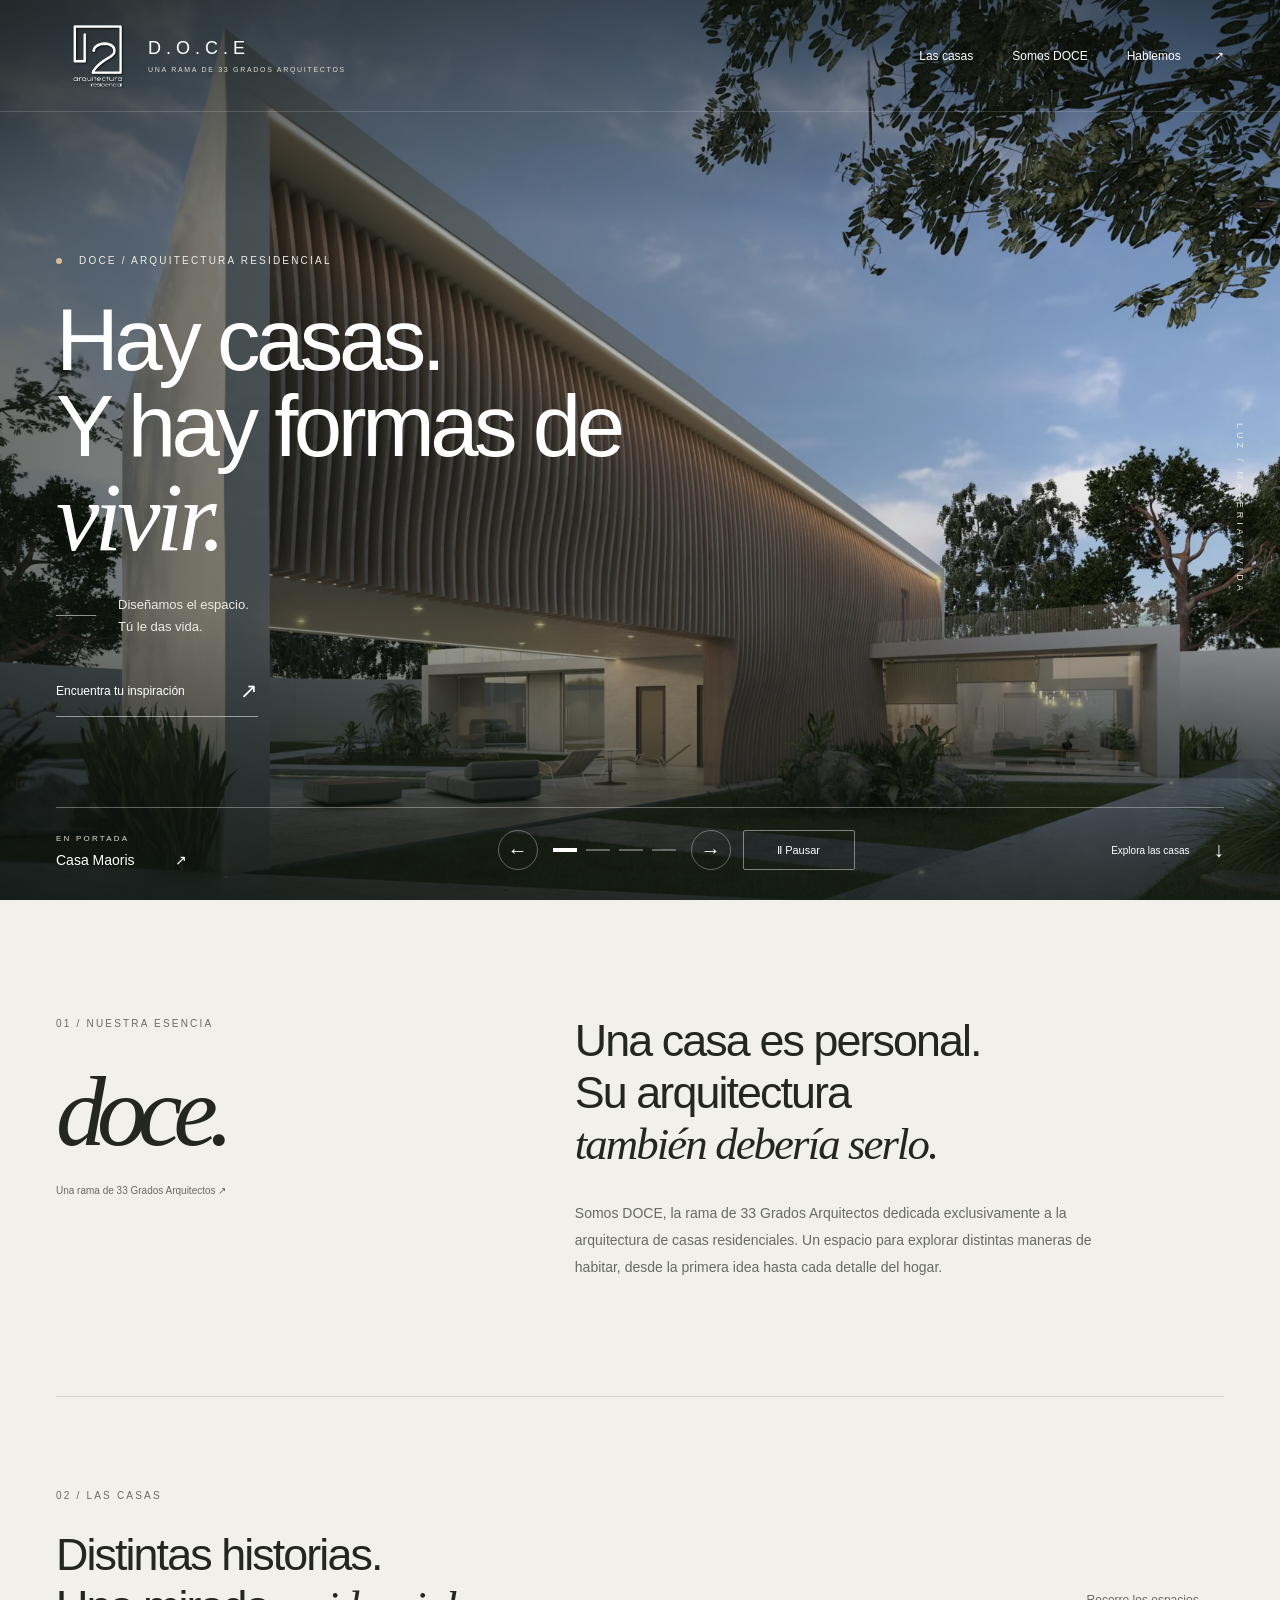
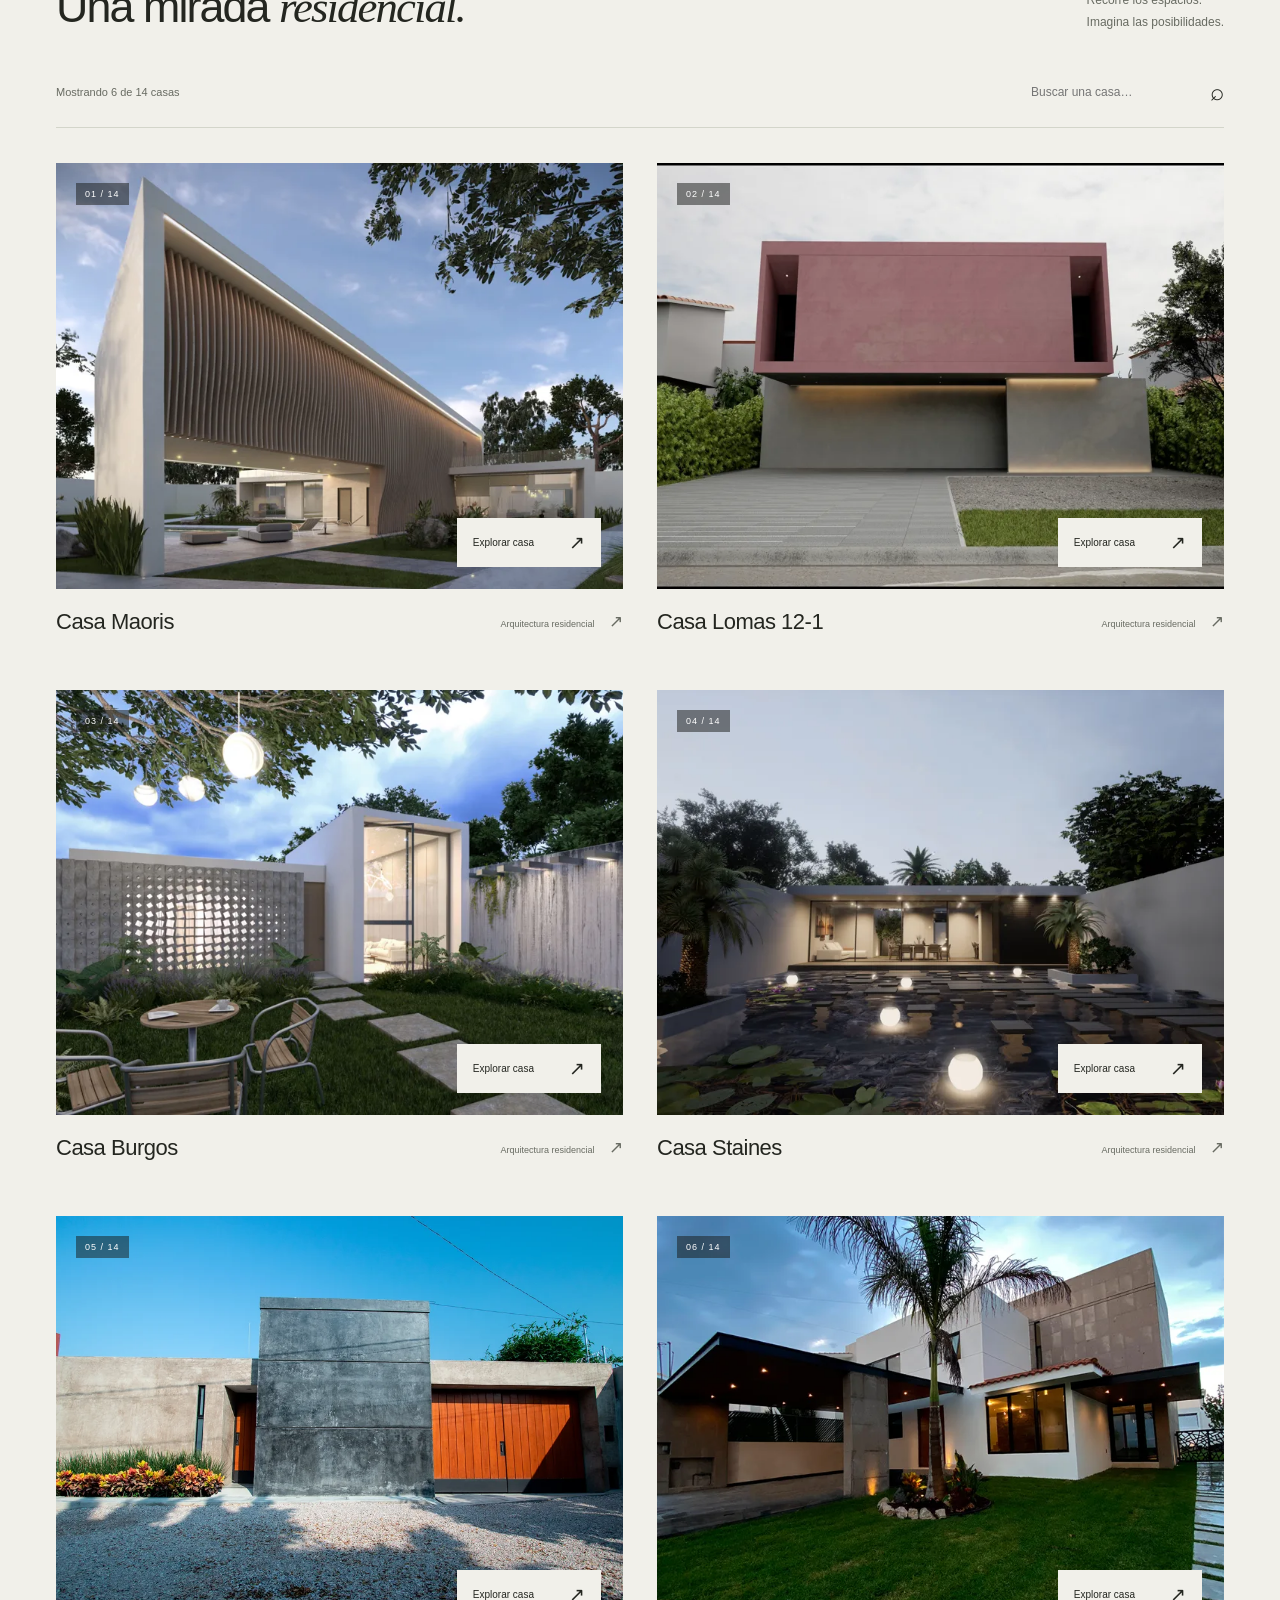
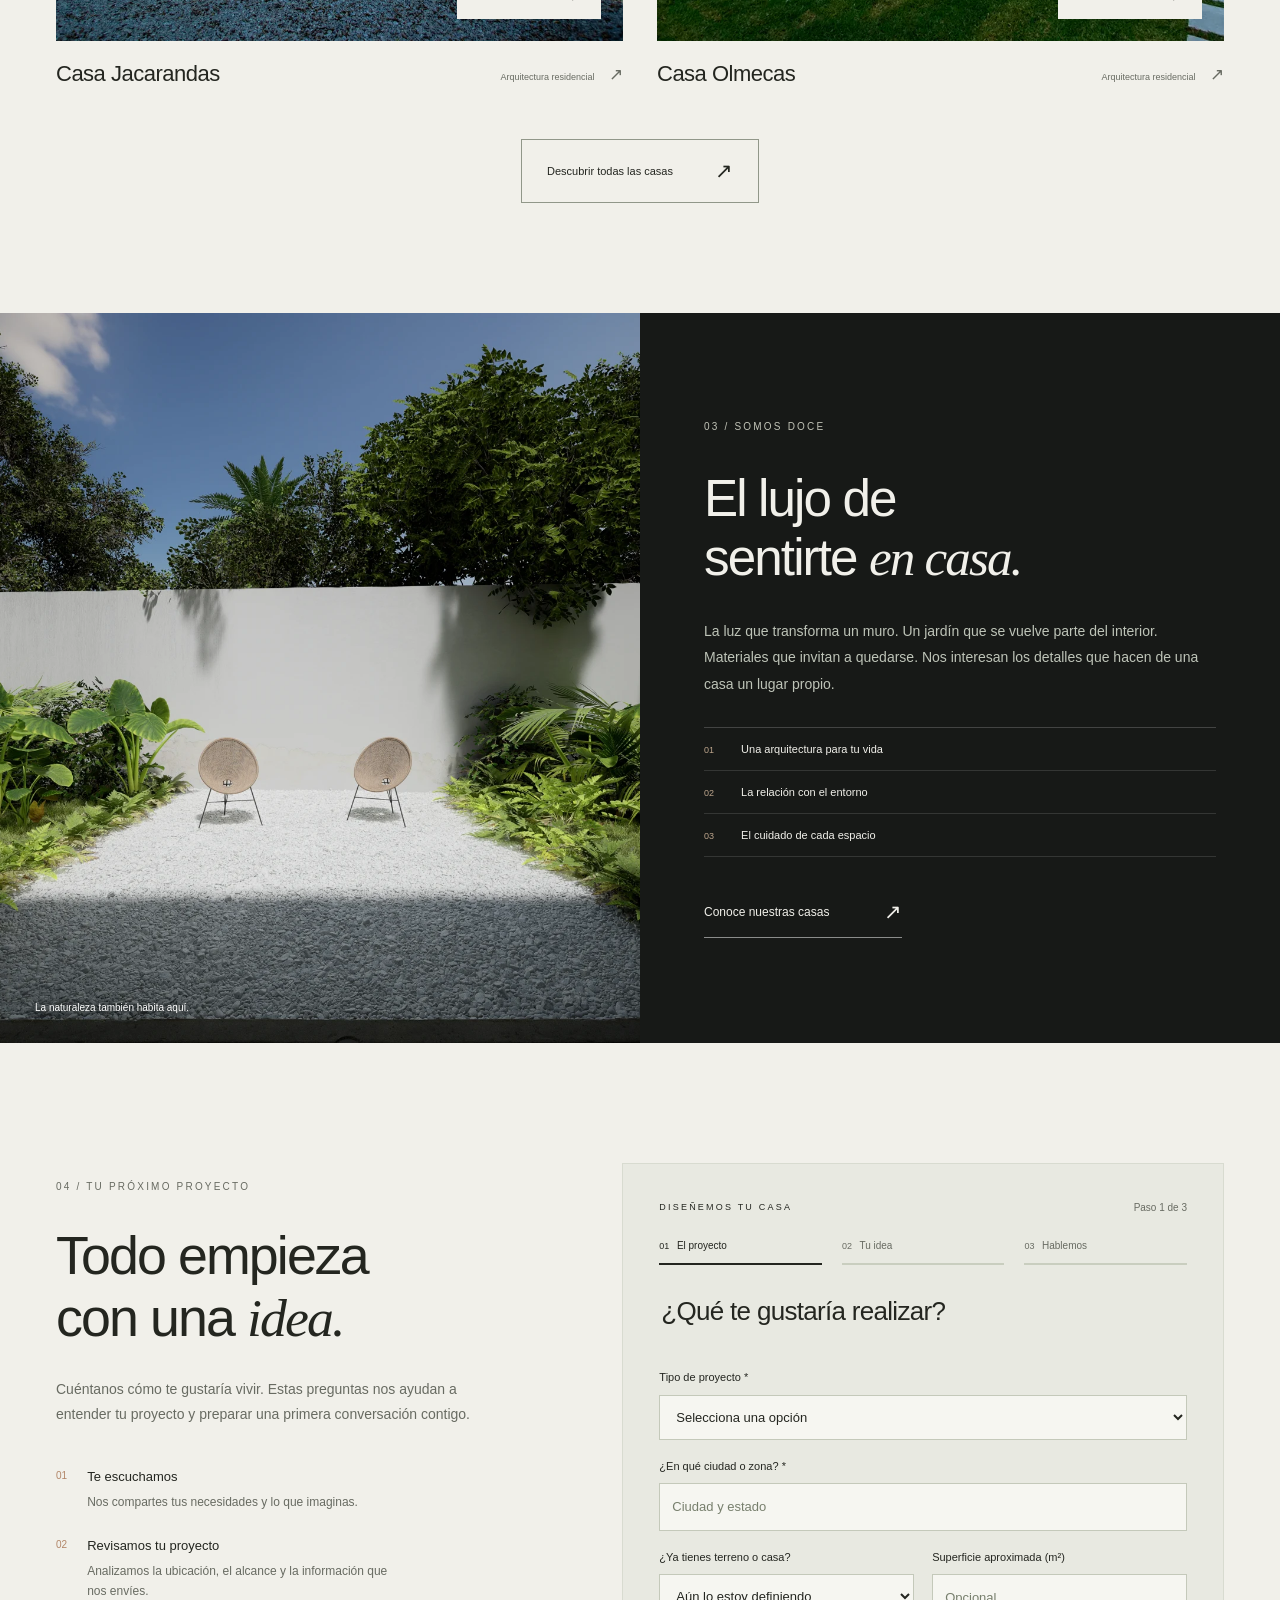
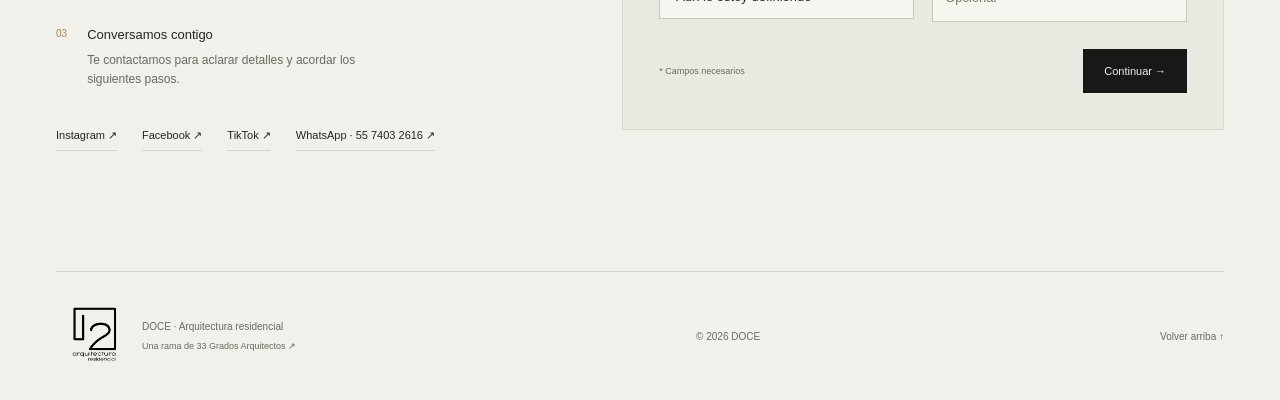
<file: index.html>
<!DOCTYPE html>
<html lang="es">
<head>
  <meta charset="UTF-8">
  <meta name="viewport" content="width=device-width, initial-scale=1.0">
  <meta name="description" content="DOCE, la rama de 33 Grados Arquitectos especializada en casas residenciales. Descubre nuestra arquitectura, interiores y espacios para vivir.">
  <meta name="theme-color" content="#171917">
  <title>DOCE — Arquitectura residencial · Una rama de 33 Grados Arquitectos</title>
  <link rel="icon" href="logos/LOGO-12-GRIS.png" type="image/png">
  <link rel="stylesheet" href="estilos.css">
  <link rel="stylesheet" href="mejoras.css?v=20261008">
  <script src="proyectos.js" defer></script>
  <script src="script.js" defer></script>
  <script src="configuracion.js" defer></script>
  <script src="formulario.js?v=20261008" defer></script>
</head>
<body>
  <a class="saltar" href="#contenido">Saltar al contenido</a>
  <!-- IDENTIDAD: se utilizan tus logos originales, sin modificarlos. -->
  <header class="cabecera" id="cabecera">
    <a class="marca" href="#inicio" aria-label="DOCE, inicio">
      <img src="logos/LOGO-12-BLANCO.png" alt="DOCE arquitectura residencial" width="283" height="290">
      <span class="marca-nombre">D.O.C.E<span>UNA RAMA DE 33 GRADOS ARQUITECTOS</span></span>
    </a>
    <button class="menu-boton" id="menu-boton" type="button" aria-expanded="false" aria-controls="menu">Menú <span aria-hidden="true">☰</span></button>
    <nav id="menu" aria-label="Navegación principal">
      <a href="#proyectos">Las casas</a><a href="#estudio">Somos DOCE</a>
      <a class="nav-contacto" href="#contacto">Hablemos <span aria-hidden="true">↗</span></a>
    </nav>
  </header>
  <main id="contenido">
    <!-- PORTADA: fundido entre casas. Cambia la selección en script.js. -->
    <section class="portada" id="inicio" aria-labelledby="titulo" aria-roledescription="carrusel">
      <div class="portada-fondos" aria-hidden="true">
        <div class="portada-slide activa"><img src="imagenes/casa-maoris-01.webp" alt="" fetchpriority="high" width="2200" height="1467"></div>
        <div class="portada-slide"><img src="imagenes/casa-lomas-12-1-01.webp" alt="" loading="lazy" width="2200" height="1467"></div>
        <div class="portada-slide"><img src="imagenes/casa-staines-01.webp" alt="" loading="lazy" width="2200" height="1467"></div>
        <div class="portada-slide"><img src="imagenes/casa-burgos-01.webp" alt="" loading="lazy" width="2200" height="1467"></div>
      </div>
      <div class="portada-sombra"></div>
      <div class="portada-contenido">
        <p class="micro"><span class="punto"></span> DOCE / Arquitectura residencial</p>
        <h1 id="titulo">Hay casas.<br>Y hay formas de<br><em>vivir.</em></h1>
        <div class="portada-descripcion"><span class="linea"></span><p>Diseñamos el espacio.<br>Tú le das vida.</p></div>
        <a class="enlace-claro" href="#proyectos">Encuentra tu inspiración <span aria-hidden="true">↗</span></a>
      </div>
      <div class="portada-lateral" aria-hidden="true">LUZ / MATERIA / VIDA</div>
      <div class="portada-pie">
        <div class="portada-proyecto"><span class="micro">En portada</span><a id="portada-proyecto" href="#proyecto=casa-maoris" data-proyecto="casa-maoris">Casa Maoris <span aria-hidden="true">↗</span></a></div>
        <div class="carrusel-controles" role="group" aria-label="Controles de las imágenes de portada">
          <button id="portada-anterior" type="button" aria-label="Casa anterior en portada">←</button>
          <div class="indicadores" role="group" aria-label="Elegir casa de portada">
            <button type="button" data-slide="0" class="activo" aria-label="Mostrar Casa Maoris" aria-pressed="true"><span></span></button>
            <button type="button" data-slide="1" aria-label="Mostrar Casa Lomas 12-1" aria-pressed="false"><span></span></button>
            <button type="button" data-slide="2" aria-label="Mostrar Casa Staines" aria-pressed="false"><span></span></button>
            <button type="button" data-slide="3" aria-label="Mostrar Casa Burgos" aria-pressed="false"><span></span></button>
          </div>
          <button id="portada-siguiente" type="button" aria-label="Siguiente casa en portada">→</button>
          <button id="portada-pausa" type="button" aria-label="Pausar transiciones automáticas" aria-pressed="false">Ⅱ Pausar</button>
        </div>
        <a class="bajar" href="#proyectos">Explora las casas <span aria-hidden="true">↓</span></a>
      </div>
    </section>
    <section class="introduccion contenedor" id="mirada" aria-labelledby="mirada-titulo">
      <div class="revelar"><p class="micro">01 / Nuestra esencia</p><span class="palabra-doce" aria-hidden="true">doce.</span><a class="vinculo-grados" href="https://33g.com.mx/trabajos.html" target="_blank" rel="noopener noreferrer">Una rama de 33 Grados Arquitectos ↗</a></div>
      <div class="revelar"><h2 id="mirada-titulo">Una casa es personal.<br>Su arquitectura<br><em>también debería serlo.</em></h2><p>Somos DOCE, la rama de 33 Grados Arquitectos dedicada exclusivamente a la arquitectura de casas residenciales. Un espacio para explorar distintas maneras de habitar, desde la primera idea hasta cada detalle del hogar.</p></div>
    </section>
    <section class="trabajos contenedor" id="proyectos" aria-labelledby="proyectos-titulo">
      <div class="seccion-cabecera revelar"><div><p class="micro">02 / Las casas</p><h2 id="proyectos-titulo">Distintas historias.<br>Una mirada <em>residencial.</em></h2></div><p>Recorre los espacios.<br>Imagina las posibilidades.</p></div>
      <div class="barra-proyectos"><span class="contador" aria-live="polite">Mostrando 6 de 14 casas</span><label class="busqueda"><span class="sr-only">Buscar casa por nombre</span><input id="buscar-casa" type="search" placeholder="Buscar una casa…" autocomplete="off"><span aria-hidden="true">⌕</span></label></div>
      <div class="proyectos-grid">
        <article class="proyecto revelar" data-nombre="Casa Maoris">
          <a class="proyecto-abrir" href="#proyecto=casa-maoris" data-proyecto="casa-maoris" aria-label="Explorar Casa Maoris">
            <div class="proyecto-imagen">
              <img src="imagenes/casa-maoris-portada.webp" alt="Casa Maoris" loading="lazy" width="1000" height="750">
              <span class="proyecto-ver">Explorar casa <span aria-hidden="true">↗</span></span>
              <span class="proyecto-numero">01 / 14</span>
            </div>
            <div class="proyecto-pie"><h3>Casa Maoris</h3><span>Arquitectura residencial <span aria-hidden="true">↗</span></span></div>
          </a>
        </article>
        <article class="proyecto revelar" data-nombre="Casa Lomas 12-1">
          <a class="proyecto-abrir" href="#proyecto=casa-lomas-12-1" data-proyecto="casa-lomas-12-1" aria-label="Explorar Casa Lomas 12-1">
            <div class="proyecto-imagen">
              <img src="imagenes/casa-lomas-12-1-portada.webp" alt="Casa Lomas 12-1" loading="lazy" width="1000" height="750">
              <span class="proyecto-ver">Explorar casa <span aria-hidden="true">↗</span></span>
              <span class="proyecto-numero">02 / 14</span>
            </div>
            <div class="proyecto-pie"><h3>Casa Lomas 12-1</h3><span>Arquitectura residencial <span aria-hidden="true">↗</span></span></div>
          </a>
        </article>
        <article class="proyecto revelar" data-nombre="Casa Burgos">
          <a class="proyecto-abrir" href="#proyecto=casa-burgos" data-proyecto="casa-burgos" aria-label="Explorar Casa Burgos">
            <div class="proyecto-imagen">
              <img src="imagenes/casa-burgos-portada.webp" alt="Casa Burgos" loading="lazy" width="1000" height="750">
              <span class="proyecto-ver">Explorar casa <span aria-hidden="true">↗</span></span>
              <span class="proyecto-numero">03 / 14</span>
            </div>
            <div class="proyecto-pie"><h3>Casa Burgos</h3><span>Arquitectura residencial <span aria-hidden="true">↗</span></span></div>
          </a>
        </article>
        <article class="proyecto revelar" data-nombre="Casa Staines">
          <a class="proyecto-abrir" href="#proyecto=casa-staines" data-proyecto="casa-staines" aria-label="Explorar Casa Staines">
            <div class="proyecto-imagen">
              <img src="imagenes/casa-staines-portada.webp" alt="Casa Staines" loading="lazy" width="1000" height="750">
              <span class="proyecto-ver">Explorar casa <span aria-hidden="true">↗</span></span>
              <span class="proyecto-numero">04 / 14</span>
            </div>
            <div class="proyecto-pie"><h3>Casa Staines</h3><span>Arquitectura residencial <span aria-hidden="true">↗</span></span></div>
          </a>
        </article>
        <article class="proyecto revelar" data-nombre="Casa Jacarandas">
          <a class="proyecto-abrir" href="#proyecto=casa-jacarandas" data-proyecto="casa-jacarandas" aria-label="Explorar Casa Jacarandas">
            <div class="proyecto-imagen">
              <img src="imagenes/casa-jacarandas-portada.webp" alt="Casa Jacarandas" loading="lazy" width="1000" height="750">
              <span class="proyecto-ver">Explorar casa <span aria-hidden="true">↗</span></span>
              <span class="proyecto-numero">05 / 14</span>
            </div>
            <div class="proyecto-pie"><h3>Casa Jacarandas</h3><span>Arquitectura residencial <span aria-hidden="true">↗</span></span></div>
          </a>
        </article>
        <article class="proyecto revelar" data-nombre="Casa Olmecas">
          <a class="proyecto-abrir" href="#proyecto=casa-olmecas" data-proyecto="casa-olmecas" aria-label="Explorar Casa Olmecas">
            <div class="proyecto-imagen">
              <img src="imagenes/casa-olmecas-portada.webp" alt="Casa Olmecas" loading="lazy" width="1000" height="750">
              <span class="proyecto-ver">Explorar casa <span aria-hidden="true">↗</span></span>
              <span class="proyecto-numero">06 / 14</span>
            </div>
            <div class="proyecto-pie"><h3>Casa Olmecas</h3><span>Arquitectura residencial <span aria-hidden="true">↗</span></span></div>
          </a>
        </article>
        <article class="proyecto revelar" data-nombre="Casa Lomas 12-3" hidden>
          <a class="proyecto-abrir" href="#proyecto=casa-lomas-12-3" data-proyecto="casa-lomas-12-3" aria-label="Explorar Casa Lomas 12-3">
            <div class="proyecto-imagen">
              <img src="imagenes/casa-lomas-12-3-portada.webp" alt="Casa Lomas 12-3" loading="lazy" width="1000" height="750">
              <span class="proyecto-ver">Explorar casa <span aria-hidden="true">↗</span></span>
              <span class="proyecto-numero">07 / 14</span>
            </div>
            <div class="proyecto-pie"><h3>Casa Lomas 12-3</h3><span>Arquitectura residencial <span aria-hidden="true">↗</span></span></div>
          </a>
        </article>
        <article class="proyecto revelar" data-nombre="Casa Nacozari" hidden>
          <a class="proyecto-abrir" href="#proyecto=casa-nacozari" data-proyecto="casa-nacozari" aria-label="Explorar Casa Nacozari">
            <div class="proyecto-imagen">
              <img src="imagenes/casa-nacozari-portada.webp" alt="Casa Nacozari" loading="lazy" width="1000" height="750">
              <span class="proyecto-ver">Explorar casa <span aria-hidden="true">↗</span></span>
              <span class="proyecto-numero">08 / 14</span>
            </div>
            <div class="proyecto-pie"><h3>Casa Nacozari</h3><span>Arquitectura residencial <span aria-hidden="true">↗</span></span></div>
          </a>
        </article>
        <article class="proyecto revelar" data-nombre="Casa Olintepec" hidden>
          <a class="proyecto-abrir" href="#proyecto=casa-olintepec" data-proyecto="casa-olintepec" aria-label="Explorar Casa Olintepec">
            <div class="proyecto-imagen">
              <img src="imagenes/casa-olintepec-portada.webp" alt="Casa Olintepec" loading="lazy" width="1000" height="750">
              <span class="proyecto-ver">Explorar casa <span aria-hidden="true">↗</span></span>
              <span class="proyecto-numero">09 / 14</span>
            </div>
            <div class="proyecto-pie"><h3>Casa Olintepec</h3><span>Arquitectura residencial <span aria-hidden="true">↗</span></span></div>
          </a>
        </article>
        <article class="proyecto revelar" data-nombre="Casa Cobá" hidden>
          <a class="proyecto-abrir" href="#proyecto=casa-coba" data-proyecto="casa-coba" aria-label="Explorar Casa Cobá">
            <div class="proyecto-imagen">
              <img src="imagenes/casa-coba-portada.webp" alt="Casa Cobá" loading="lazy" width="1000" height="750">
              <span class="proyecto-ver">Explorar casa <span aria-hidden="true">↗</span></span>
              <span class="proyecto-numero">10 / 14</span>
            </div>
            <div class="proyecto-pie"><h3>Casa Cobá</h3><span>Arquitectura residencial <span aria-hidden="true">↗</span></span></div>
          </a>
        </article>
        <article class="proyecto revelar" data-nombre="Casa Serena" hidden>
          <a class="proyecto-abrir" href="#proyecto=casa-serena" data-proyecto="casa-serena" aria-label="Explorar Casa Serena">
            <div class="proyecto-imagen">
              <img src="imagenes/casa-serena-portada.webp" alt="Casa Serena" loading="lazy" width="1000" height="750">
              <span class="proyecto-ver">Explorar casa <span aria-hidden="true">↗</span></span>
              <span class="proyecto-numero">11 / 14</span>
            </div>
            <div class="proyecto-pie"><h3>Casa Serena</h3><span>Arquitectura residencial <span aria-hidden="true">↗</span></span></div>
          </a>
        </article>
        <article class="proyecto revelar" data-nombre="Casa Yeca" hidden>
          <a class="proyecto-abrir" href="#proyecto=casa-yeca" data-proyecto="casa-yeca" aria-label="Explorar Casa Yeca">
            <div class="proyecto-imagen">
              <img src="imagenes/casa-yeca-portada.webp" alt="Casa Yeca" loading="lazy" width="1000" height="750">
              <span class="proyecto-ver">Explorar casa <span aria-hidden="true">↗</span></span>
              <span class="proyecto-numero">12 / 14</span>
            </div>
            <div class="proyecto-pie"><h3>Casa Yeca</h3><span>Arquitectura residencial <span aria-hidden="true">↗</span></span></div>
          </a>
        </article>
        <article class="proyecto revelar" data-nombre="Casa Atlacomulco" hidden>
          <a class="proyecto-abrir" href="#proyecto=casa-atlacomulco" data-proyecto="casa-atlacomulco" aria-label="Explorar Casa Atlacomulco">
            <div class="proyecto-imagen">
              <img src="imagenes/casa-atlacomulco-portada.webp" alt="Casa Atlacomulco" loading="lazy" width="1000" height="750">
              <span class="proyecto-ver">Explorar casa <span aria-hidden="true">↗</span></span>
              <span class="proyecto-numero">13 / 14</span>
            </div>
            <div class="proyecto-pie"><h3>Casa Atlacomulco</h3><span>Arquitectura residencial <span aria-hidden="true">↗</span></span></div>
          </a>
        </article>
        <article class="proyecto revelar" data-nombre="Casas Claroscuro" hidden>
          <a class="proyecto-abrir" href="#proyecto=casas-claroscuro" data-proyecto="casas-claroscuro" aria-label="Explorar Casas Claroscuro">
            <div class="proyecto-imagen">
              <img src="imagenes/casas-claroscuro-portada.webp" alt="Casas Claroscuro" loading="lazy" width="1000" height="750">
              <span class="proyecto-ver">Explorar casa <span aria-hidden="true">↗</span></span>
              <span class="proyecto-numero">14 / 14</span>
            </div>
            <div class="proyecto-pie"><h3>Casas Claroscuro</h3><span>Arquitectura residencial <span aria-hidden="true">↗</span></span></div>
          </a>
        </article>
      </div>
      <p id="sin-resultados" hidden>No encontramos una casa con ese nombre. Prueba con otro nombre.</p>
      <div class="mas-proyectos"><button class="boton-linea" id="ver-mas" type="button">Descubrir todas las casas <span aria-hidden="true">↗</span></button></div>
      <noscript><p>Activa JavaScript para explorar todas las casas y abrir sus galerías.</p></noscript>
    </section>
    <section class="estudio" id="estudio" aria-labelledby="estudio-titulo">
      <div class="estudio-imagen"><img src="imagenes/casa-staines-02.webp" alt="Patio de Casa Staines, con vegetación y luz natural" loading="lazy" width="1800" height="1200"><span>La naturaleza también habita aquí.</span></div>
      <div class="estudio-texto revelar"><p class="micro">03 / Somos DOCE</p><h2 id="estudio-titulo">El lujo de<br>sentirte <em>en casa.</em></h2><p>La luz que transforma un muro. Un jardín que se vuelve parte del interior. Materiales que invitan a quedarse. Nos interesan los detalles que hacen de una casa un lugar propio.</p><div class="principios"><span><b>01</b> Una arquitectura para tu vida</span><span><b>02</b> La relación con el entorno</span><span><b>03</b> El cuidado de cada espacio</span></div><a class="enlace-claro" href="#proyectos">Conoce nuestras casas <span aria-hidden="true">↗</span></a></div>
    </section>
    <section class="contacto contenedor" id="contacto" aria-labelledby="contacto-titulo">
      <div class="contacto-intro revelar">
        <p class="micro">04 / Tu próximo proyecto</p>
        <h2 id="contacto-titulo">Todo empieza<br>con una <em>idea.</em></h2>
        <p>Cuéntanos cómo te gustaría vivir. Estas preguntas nos ayudan a entender tu proyecto y preparar una primera conversación contigo.</p>
        <ol class="proceso-contacto">
          <li><span>01</span><div><strong>Te escuchamos</strong><p>Nos compartes tus necesidades y lo que imaginas.</p></div></li>
          <li><span>02</span><div><strong>Revisamos tu proyecto</strong><p>Analizamos la ubicación, el alcance y la información que nos envíes.</p></div></li>
          <li><span>03</span><div><strong>Conversamos contigo</strong><p>Te contactamos para aclarar detalles y acordar los siguientes pasos.</p></div></li>
        </ol>
        <div class="redes-compactas"><a href="https://www.instagram.com/_d.o.c.e_/" target="_blank" rel="noopener noreferrer">Instagram ↗</a><a href="https://www.facebook.com/people/Doce/100071680596299/" target="_blank" rel="noopener noreferrer">Facebook ↗</a><a href="https://www.tiktok.com/@arquitecturaresid" target="_blank" rel="noopener noreferrer">TikTok ↗</a><a class="enlace-whatsapp" href="https://wa.me/5215574032616" target="_blank" rel="noopener noreferrer">WhatsApp · 55 7403 2616 ↗</a></div>
      </div>
      <div class="formulario-panel revelar">
        <div class="formulario-encabezado"><span class="micro">Diseñemos tu casa</span><span id="paso-contador" aria-live="polite">Paso 1 de 3</span></div>
        <ol class="pasos-formulario" aria-label="Pasos de la consulta"><li class="actual" aria-current="step">El proyecto</li><li>Tu idea</li><li>Hablemos</li></ol>
        <form id="consulta-proyecto" method="post" novalidate>
          <fieldset class="paso-formulario" data-paso="0">
            <legend>¿Qué te gustaría realizar?</legend>
            <label for="tipo-proyecto">Tipo de proyecto <span aria-hidden="true">*</span></label>
            <select id="tipo-proyecto" name="Proyecto" required><option value="">Selecciona una opción</option><option>Diseñar y construir una casa</option><option>Diseñar mi casa — proyecto arquitectónico</option><option>Remodelar o ampliar mi casa</option><option>Diseño de interiores residenciales</option><option>Quiero orientación para empezar</option></select>
            <label for="ubicacion">¿En qué ciudad o zona? <span aria-hidden="true">*</span></label>
            <input id="ubicacion" name="Ubicacion" autocomplete="address-level2" placeholder="Ciudad y estado" maxlength="150" required>
            <div class="campos-dobles"><div><label for="terreno">¿Ya tienes terreno o casa?</label><select id="terreno" name="Terreno"><option>Sí</option><option>No</option><option selected>Aún lo estoy definiendo</option></select></div><div><label for="superficie">Superficie aproximada (m²)</label><input id="superficie" name="Superficie_m2" type="number" min="1" max="100000" inputmode="decimal" step="any" placeholder="Opcional"></div></div>
          </fieldset>
          <fieldset class="paso-formulario" data-paso="1" hidden>
            <legend>Imaginemos tu espacio.</legend>
            <div class="campos-dobles"><div><label for="recamaras">Recámaras que imaginas</label><select id="recamaras" name="Recamaras"><option>Por definir</option><option>1 a 2</option><option>3</option><option>4</option><option>5 o más</option></select></div><div><label for="cuando">¿Cuándo quieres empezar?</label><select id="cuando" name="Inicio"><option>Estoy explorando opciones</option><option>Lo antes posible</option><option>En 3 a 6 meses</option><option>En 6 a 12 meses</option><option>Más adelante</option></select></div></div>
            <label for="presupuesto-rango">Inversión aproximada en pesos mexicanos (opcional)</label>
            <select id="presupuesto-rango" name="Rango_de_inversion" aria-controls="monto-personalizado">
              <option value="Aún lo estoy definiendo">Aún lo estoy definiendo</option>
              <option>Hasta $ 500,000.00</option>
              <option>Más de $ 500,000.00 a $ 1,000,000.00</option>
              <option>Más de $ 1,000,000.00 a $ 3,000,000.00</option>
              <option>Más de $ 3,000,000.00 a $ 5,000,000.00</option>
              <option>Más de $ 5,000,000.00 a $ 10,000,000.00</option>
              <option>Más de $ 10,000,000.00</option>
              <option value="Monto personalizado">Quiero indicar un monto</option>
            </select>
            <div id="monto-personalizado" hidden><label for="presupuesto">Tu monto en pesos mexicanos <span aria-hidden="true">*</span></label><input id="presupuesto" name="Inversion" type="text" inputmode="decimal" maxlength="30" placeholder="$ 1,000,000.00" aria-describedby="ayuda-presupuesto" disabled><p id="ayuda-presupuesto" class="ayuda-campo">Escribe el monto; al salir del campo lo verás con separadores y dos decimales.</p></div>
            <input type="hidden" name="Moneda" value="MXN — pesos mexicanos">
            <label for="casa-referencia">¿Alguna de nuestras casas te inspira?</label><select id="casa-referencia" name="Casa_de_referencia"><option value="">Todavía no tengo una favorita</option></select>
            <label for="mensaje-proyecto">¿Qué es importante para ti? <span aria-hidden="true">*</span></label><textarea id="mensaje-proyecto" name="Mensaje" rows="4" maxlength="3000" minlength="10" placeholder="Cómo quieres vivir, los espacios que necesitas y lo que te gustaría lograr…" required></textarea>
          </fieldset>
          <fieldset class="paso-formulario" data-paso="2" hidden>
            <legend>¿Cómo te contactamos?</legend>
            <label for="nombre-cliente">Tu nombre <span aria-hidden="true">*</span></label><input id="nombre-cliente" name="name" autocomplete="name" maxlength="100" required>
            <label for="email-cliente">Tu correo electrónico <span aria-hidden="true">*</span></label><input id="email-cliente" name="email" type="email" autocomplete="email" maxlength="200" placeholder="Para responder a tu solicitud" required>
            <label for="telefono-cliente">Teléfono / WhatsApp (opcional)</label><input id="telefono-cliente" name="Telefono" type="tel" autocomplete="tel" maxlength="40">
            <div id="resumen-consulta" class="resumen-consulta"></div>
            <label class="consentimiento"><input id="consentimiento" name="Consentimiento" type="checkbox" value="Autorizo el contacto sobre mi proyecto" required><span>Autorizo a DOCE a utilizar mis datos para responder a esta solicitud y conversar sobre mi proyecto.</span></label>
            <p class="nota-datos">El envío se procesa mediante FormSubmit y se dirige al equipo de DOCE para atender tu consulta.</p>
          </fieldset>
          <div class="campo-trampa" aria-hidden="true"><label for="sitio-web">Dejar vacío</label><input id="sitio-web" name="_honey" tabindex="-1" autocomplete="off"></div>
          <p id="formulario-estado" class="formulario-estado" role="status" aria-live="polite"></p>
          <div class="acciones-formulario"><button type="button" id="paso-anterior" class="formulario-atras" hidden>← Anterior</button><span class="campos-requeridos">* Campos necesarios</span><button type="button" id="paso-siguiente" class="formulario-enviar">Continuar →</button><button type="submit" id="enviar-consulta" class="formulario-enviar" hidden>Enviar mi solicitud ↗</button></div>
        </form>
        <div id="consulta-enviada" class="consulta-enviada" tabindex="-1" hidden><span class="micro">El primer paso está dado</span><h3>Gracias por<br>compartir tu <em>idea.</em></h3><p>Tu solicitud fue enviada. El equipo de DOCE revisará la información y te contactará para conocer mejor tus necesidades y acordar los siguientes pasos.</p><button type="button" id="nueva-consulta" class="boton-linea">Enviar otra consulta ↗</button></div>
        <noscript><p>Activa JavaScript para completar tu consulta o escríbenos a través de Instagram.</p></noscript>
      </div>
    </section>
  </main>
  <footer class="pie contenedor"><div class="pie-identidad"><img src="logos/LOGO-12-NEGRO.png" alt="DOCE arquitectura residencial" width="283" height="290"><span>DOCE · Arquitectura residencial<br><a href="https://33g.com.mx/trabajos.html" target="_blank" rel="noopener noreferrer">Una rama de 33 Grados Arquitectos ↗</a></span></div><span>© <span id="anio">2026</span> DOCE</span><a href="#inicio">Volver arriba ↑</a></footer>
  <!-- GALERÍA: navegación con botones, teclado o deslizamiento táctil. -->
  <dialog id="galeria" aria-labelledby="galeria-titulo">
    <div class="galeria-contenido" id="galeria-contenido">
    <div class="galeria-cabecera"><div><span class="micro">DOCE / Arquitectura residencial</span><h2 id="galeria-titulo"></h2></div><button id="cerrar-galeria" class="cerrar" type="button" aria-label="Cerrar galería">Cerrar <span aria-hidden="true">×</span></button></div>
    <div class="visor-herramientas"><div><button type="button" id="galeria-pausa" aria-pressed="false">Ⅱ Pausar</button><span id="galeria-ritmo" aria-live="polite">Una imagen cada 3 segundos</span></div><div><button type="button" id="galeria-pantalla">Pantalla completa</button><a id="galeria-detalle" target="_blank" rel="noopener noreferrer">Ver en detalle ↗</a></div></div>
    <div class="galeria-visor" id="galeria-visor" aria-busy="false">
      <img class="galeria-imagen activa" id="galeria-foto-a" alt=""><img class="galeria-imagen" id="galeria-foto-b" alt="" aria-hidden="true">
      <button class="flecha anterior" id="foto-anterior" type="button" aria-label="Fotografía anterior">←</button><button class="flecha siguiente" id="foto-siguiente" type="button" aria-label="Fotografía siguiente">→</button>
    </div>
    <div class="galeria-inferior"><span id="galeria-contador" aria-live="polite"></span><p>Desliza o usa ← → para recorrer · Esc para cerrar</p></div>
    <p class="galeria-error" id="galeria-error" role="status" hidden>No se pudo cargar esta fotografía. Prueba otra imagen.</p>
    <div id="miniaturas" class="miniaturas" aria-label="Fotografías de la casa"></div>
    <div class="otras-casas"><button id="casa-anterior" type="button">← Casa anterior</button><button id="consultar-casa" type="button">Quiero un proyecto así ↗</button><button id="casa-siguiente" type="button">Siguiente casa →</button></div>
    </div>
  </dialog>
</body>
</html>
</file>
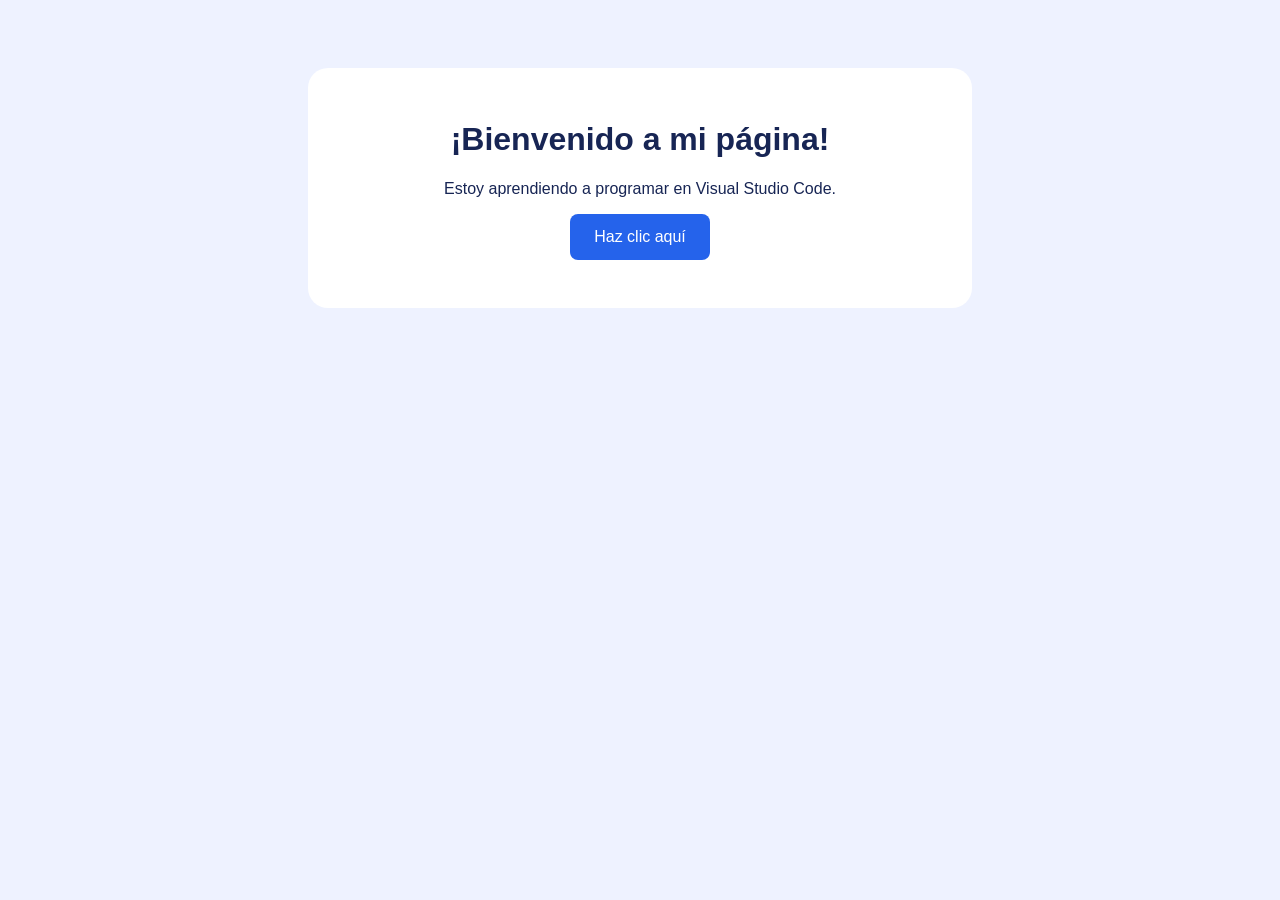
<file: respaldo-inicial/index-antes-del-diseno.html>
<!DOCTYPE html>
<html lang="es">
<head>
  <meta charset="UTF-8">
  <meta name="viewport" content="width=device-width, initial-scale=1.0">
  <title>Mi primera página</title>

  <style>
    body {
      font-family: Arial, sans-serif;
      background: #eef2ff;
      color: #172554;
      text-align: center;
      padding: 60px 20px;
    }

    main {
      max-width: 600px;
      margin: auto;
      padding: 32px;
      background: white;
      border-radius: 20px;
    }

    button {
      background: #2563eb;
      color: white;
      border: none;
      padding: 14px 24px;
      border-radius: 8px;
      cursor: pointer;
      font-size: 16px;
    }

    button:hover {
      background: #1d4ed8;
    }
  </style>
</head>
<body>
  <main>
    <h1>¡Bienvenido a mi página!</h1>
    <p>Estoy aprendiendo a programar en Visual Studio Code.</p>
    <button onclick="saludar()">Haz clic aquí</button>
    <p id="mensaje" aria-live="polite"></p>
  </main>

  <script>
    function saludar() {
      document.getElementById("mensaje").textContent =
        "¡Tu primera página ya funciona! 🎉";
    }
  </script>
</body>
</html>
</file>
<file: estilos.css>
/* DOCE: colores, tipografía y ritmo de las transiciones. */
:root{--fondo:#f1f0ea;--tinta:#242620;--oscuro:#171917;--suave:#686b62;--acento:#b28668;--borde:#d3d5ca;--curva:cubic-bezier(.22,1,.36,1)}
*{box-sizing:border-box}html{scroll-behavior:smooth;scroll-padding-top:112px}body{margin:0;background:var(--fondo);color:var(--tinta);font-family:Arial,Helvetica,sans-serif;-webkit-font-smoothing:antialiased}body.galeria-abierta{overflow:hidden}button,input{font:inherit}button,a{-webkit-tap-highlight-color:transparent}button{color:inherit;cursor:pointer}a{color:inherit;text-decoration:none}a:focus-visible,button:focus-visible,input:focus-visible{outline:2px solid var(--acento);outline-offset:5px}img{display:block;max-width:100%}[hidden]{display:none!important}.sr-only{position:absolute;width:1px;height:1px;padding:0;overflow:hidden;clip:rect(0,0,0,0);white-space:nowrap}.saltar{position:fixed;top:-100px;left:20px;padding:16px;background:white;z-index:50}.saltar:focus{top:10px}.contenedor{width:min(1400px,calc(100% - 112px));margin-inline:auto}.micro{font-size:10px;line-height:1.7;text-transform:uppercase;letter-spacing:2.2px;font-weight:400}.punto{display:inline-block;width:6px;height:6px;border-radius:50%;background:#ddbb9d;margin-right:12px}h1,h2,h3,p{margin-top:0}h1,h2,h3{font-weight:400}em{font-family:Georgia,'Times New Roman',serif;font-weight:400}.cabecera{position:absolute;inset:0 0 auto;z-index:10;display:flex;justify-content:space-between;align-items:center;height:112px;padding:0 56px;color:white;border-bottom:1px solid #ffffff26;transition:background .45s,box-shadow .45s}.cabecera.fija{position:fixed;background:#171917f2;backdrop-filter:blur(14px);box-shadow:0 4px 20px #0000000d}.marca{display:flex;align-items:center;gap:6px}.marca>img{width:86px;height:92px;object-fit:contain}.marca-nombre{font-size:18px;letter-spacing:5px}.marca-nombre>span{display:block;font-size:7px;letter-spacing:1.7px;margin-top:7px;color:#dddcd3}nav{display:flex;align-items:center;gap:39px;font-size:12px}nav>a{padding:12px 0;position:relative}nav>a::after{content:'';position:absolute;left:0;bottom:4px;width:100%;height:1px;background:currentColor;transform:scaleX(0);transform-origin:left;transition:transform .4s var(--curva)}nav>a:hover::after{transform:scaleX(1)}.nav-contacto span{margin-left:30px}.menu-boton{display:none}
/* PORTADA: fundido y acercamiento lento; el desplazamiento sigue siendo nativo. */
.portada{position:relative;isolation:isolate;min-height:780px;height:100svh;max-height:1200px;color:white;background:var(--oscuro);overflow:hidden;touch-action:pan-y}.portada-fondos,.portada-slide,.portada-sombra{position:absolute;inset:0}.portada-fondos{z-index:-3}.portada-slide{opacity:0;transition:opacity 1.35s ease;pointer-events:none;overflow:hidden}.portada-slide.activa{opacity:1}.portada-slide img{width:100%;height:100%;object-fit:cover;object-position:center;transform:scale(1.045);transition:transform 8s linear}.portada-slide.activa img{transform:scale(1)}.portada-sombra{z-index:-2;background:linear-gradient(90deg,#0c130f9c,#0c130f18 85%),linear-gradient(0deg,#101710b8,transparent 32%,transparent 75%,#0c130f70)}.portada-contenido{position:absolute;left:max(56px,calc((100vw - 1400px)/2));top:50%;transform:translateY(-40%);max-width:900px;padding-bottom:30px}.portada-contenido>.micro{margin-bottom:28px;color:#eeece3}h1{font-size:clamp(57px,6.8vw,108px);line-height:.99;letter-spacing:-4.5px;margin-bottom:26px}h1 em{font-size:1.12em}.portada-descripcion{display:flex;gap:22px;align-items:center;margin-block:28px}.portada-descripcion p{font-size:13px;line-height:1.7;margin:0;color:#eeeae3}.linea{width:40px;height:1px;background:#ffffff8c}.enlace-claro{display:inline-flex;justify-content:space-between;align-items:center;gap:55px;font-size:12px;padding:13px 0;border-bottom:1px solid #ffffff80}.enlace-claro span{font-size:21px;transition:transform .3s}.enlace-claro:hover span{transform:translate(4px,-4px)}.portada-lateral{position:absolute;right:35px;top:47%;writing-mode:vertical-rl;font-size:9px;letter-spacing:4px;color:#eeece0}.portada-pie{position:absolute;bottom:28px;left:56px;right:56px;border-top:1px solid #ffffff55;display:flex;justify-content:space-between;align-items:center;padding-top:20px;gap:25px}.portada-proyecto>.micro{display:block;font-size:8px;color:#deded6;margin-bottom:7px}.portada-proyecto>a{font-size:14px;display:flex;gap:40px;align-items:center;min-width:185px}.carrusel-controles{display:flex;align-items:center;gap:12px}.carrusel-controles>button{border:1px solid #ffffff55;background:transparent;width:40px;height:40px;border-radius:50%;font-size:20px;color:white}.carrusel-controles>button:hover{background:#ffffff22}.carrusel-controles>#portada-pausa{border:0;font-size:14px;width:32px}.indicadores{display:flex;gap:3px}.indicadores>button{border:0;background:none;width:30px;height:44px;padding:0 3px}.indicadores>button span{display:block;height:2px;background:#ffffff55;transition:background .5s,transform .5s}.indicadores>button.activo span{background:#fff;transform:scaleY(2)}.bajar{display:flex;gap:24px;align-items:center;font-size:10px}.bajar span{font-size:21px}
/* LAS CASAS */
.introduccion{display:grid;grid-template-columns:1fr 1.55fr;gap:100px;padding-block:115px;border-bottom:1px solid var(--borde)}.introduccion .micro{color:var(--suave)}.palabra-doce{display:block;font-size:100px;line-height:1;letter-spacing:-9px;font-family:Georgia,serif;font-style:italic;margin-top:30px}.vinculo-grados{display:inline-block;font-size:10px;color:var(--suave);margin-top:23px}h2{font-size:clamp(35px,3.5vw,57px);line-height:1.15;letter-spacing:-1.9px;margin-bottom:0}.introduccion>div>p:not(.micro){color:var(--suave);font-size:14px;line-height:1.95;max-width:560px;margin:29px 0 0}.trabajos{padding-block:90px 110px}.seccion-cabecera{display:flex;justify-content:space-between;align-items:end;gap:35px}.seccion-cabecera .micro{color:var(--suave);margin-bottom:25px}.seccion-cabecera>p{font-size:12px;color:var(--suave);line-height:1.8;margin-bottom:0}.barra-proyectos{display:flex;align-items:center;justify-content:space-between;gap:25px;border-bottom:1px solid var(--borde);padding-bottom:18px;margin:42px 0 35px}.contador{font-size:11px;color:var(--suave)}.busqueda{display:flex;align-items:center;gap:12px}.busqueda input{width:170px;max-width:100%;border:0;border-radius:0;padding:10px 3px;color:var(--tinta);font-size:12px;background:none}.busqueda>span:last-child{font-size:24px}.proyectos-grid{display:grid;grid-template-columns:1fr 1fr;gap:55px 34px}.proyecto-abrir{display:block}.proyecto-imagen{position:relative;aspect-ratio:4/3;overflow:hidden;background:#d7d9cf}.proyecto-imagen>img{width:100%;height:100%;object-fit:cover;transition:transform 1.2s var(--curva),filter .5s}.proyecto-abrir:hover .proyecto-imagen>img{transform:scale(1.045);filter:brightness(.87)}.proyecto-ver{position:absolute;bottom:22px;right:22px;display:flex;align-items:center;gap:35px;padding:13px 16px;font-size:10px;background:var(--fondo);transition:transform .5s var(--curva)}.proyecto-ver>span{font-size:19px}.proyecto-abrir:hover .proyecto-ver{transform:translateY(-4px)}.proyecto-numero{position:absolute;left:20px;top:20px;color:white;font-size:9px;letter-spacing:1px;padding:6px 9px;background:#17191780}.proyecto-pie{display:flex;align-items:center;justify-content:space-between;gap:15px;margin-top:20px}.proyecto-pie>h3{margin:0;font-size:22px;letter-spacing:-.5px}.proyecto-pie>span{font-size:9px;color:var(--suave)}.proyecto-pie>span>span{margin-left:12px;font-size:17px}.mas-proyectos{text-align:center;margin-top:52px}.boton-linea{display:inline-flex;justify-content:space-between;gap:42px;align-items:center;border:1px solid #919789;background:none;padding:19px 25px;font-size:11px;transition:background .35s,color .35s}.boton-linea>span{font-size:21px}.boton-linea:hover{background:var(--oscuro);color:var(--fondo)}#sin-resultados{padding-block:35px;font-size:14px;color:var(--suave)}
/* ESTUDIO Y CONTACTO */
.estudio{display:grid;grid-template-columns:1fr 1fr;background:var(--oscuro);color:var(--fondo)}.estudio-imagen{position:relative;min-height:730px;overflow:hidden}.estudio-imagen>img{width:100%;height:100%;object-fit:cover}.estudio-imagen>span{position:absolute;bottom:30px;left:35px;color:white;font-size:10px;text-shadow:0 1px 8px #000}.estudio-texto{align-self:center;padding:70px clamp(35px,5vw,90px)}.estudio-texto>.micro{color:#c1c3b7;margin-bottom:35px}.estudio-texto h2{font-size:clamp(40px,4vw,64px)}.estudio-texto>p:not(.micro){color:#bec4b8;line-height:1.9;font-size:14px;margin:30px 0}.principios{display:grid;border-top:1px solid #ffffff30;margin:30px 0}.principios>span{padding-block:15px;border-bottom:1px solid #ffffff20;font-size:11px}.principios b{font-size:9px;font-weight:400;color:#bda58c;margin-right:24px}.contacto{display:grid;grid-template-columns:1.55fr 1fr;gap:90px;align-items:center;padding-block:120px}.contacto .micro{color:var(--suave);margin-bottom:30px}.contacto h2{font-size:clamp(34px,3.7vw,60px)}.contacto p:not(.micro){font-size:14px;color:var(--suave);line-height:1.8;margin:27px 0 0}.redes>a{display:flex;justify-content:space-between;align-items:center;gap:25px;border-top:1px solid var(--borde);padding:28px 0;font-size:30px;transition:padding .4s var(--curva)}.redes>a:last-child{border-bottom:1px solid var(--borde)}.redes>a small{display:block;font-size:8px;letter-spacing:1.5px;color:var(--suave);margin-bottom:10px}.redes>a:hover{padding-left:10px}.pie{display:flex;align-items:center;justify-content:space-between;gap:25px;border-top:1px solid var(--borde);padding-block:24px;color:var(--suave);font-size:10px}.pie-identidad{display:flex;align-items:center;gap:10px;line-height:1.9}.pie-identidad img{width:76px;height:80px;object-fit:contain}.pie-identidad a{font-size:9px}
/* Aparición al desplazarse: se activa únicamente si JavaScript está disponible. */
.con-movimiento .revelar{opacity:0;transform:translateY(28px);transition:opacity .85s ease,transform 1s var(--curva)}.con-movimiento .revelar.visible{opacity:1;transform:none}
/* GALERÍA: dos capas para fundir imágenes sin parpadeos. */
dialog{width:min(1250px,calc(100vw - 48px));max-height:94svh;border:1px solid #55594f;padding:24px;background:var(--oscuro);color:var(--fondo)}dialog::backdrop{background:#080b09e8;backdrop-filter:blur(7px)}dialog[open]{animation:abrir .45s var(--curva)}@keyframes abrir{from{opacity:0;transform:translateY(15px) scale(.985)}to{opacity:1;transform:none}}.galeria-cabecera{display:flex;justify-content:space-between;align-items:center;gap:20px;margin-bottom:18px}.galeria-cabecera .micro{font-size:8px;color:#c1c4b7}.galeria-cabecera h2{font-size:28px;letter-spacing:-.7px;margin-top:5px}.cerrar{border:1px solid #777d6d;display:flex;gap:18px;align-items:center;background:none;color:inherit;padding:7px 13px;font-size:11px}.cerrar>span{font-size:25px}.galeria-visor{position:relative;background:#0e110e;height:53svh;min-height:200px;touch-action:pan-y;overflow:hidden}.galeria-imagen{position:absolute;inset:0;width:100%;height:100%;object-fit:contain;opacity:0;transition:opacity .65s ease;pointer-events:none}.galeria-imagen.activa{opacity:1}.flecha{position:absolute;top:50%;transform:translateY(-50%);width:44px;height:44px;border:1px solid #b9beaf80;background:#171917bb;color:white;font-size:23px;z-index:2}.flecha:hover{background:#b28668}.anterior{left:13px}.siguiente{right:13px}.galeria-inferior{display:flex;justify-content:space-between;align-items:center;gap:15px;font-size:10px;margin:14px 0}.galeria-inferior p{margin:0;color:#bfc4b7}.miniaturas{display:flex;gap:9px;overflow-x:auto;padding-bottom:6px;scrollbar-width:thin;scrollbar-color:#78806c #171917}.miniaturas>button{flex:0 0 74px;padding:3px;border:1px solid transparent;background:none}.miniaturas>button[aria-pressed="true"]{border-color:#d8b795}.miniaturas img{width:66px;height:45px;object-fit:cover;opacity:.65;transition:opacity .3s}.miniaturas>button[aria-pressed="true"] img{opacity:1}.otras-casas{display:flex;justify-content:space-between;align-items:center;border-top:1px solid #ffffff25;margin-top:16px;padding-top:14px;font-size:9px;color:#aeb7a2}.otras-casas>button{border:0;background:none;color:var(--fondo);font-size:11px;padding:9px 0}.galeria-error{font-size:11px;color:#e8bb9c}
@media(min-width:1800px){.cabecera{padding-inline:max(56px,calc((100vw - 1400px)/2))}.portada-pie{left:max(56px,calc((100vw - 1400px)/2));right:max(56px,calc((100vw - 1400px)/2))}}
@media(max-width:1000px){.contenedor{width:calc(100% - 64px)}.cabecera{padding-inline:32px}.portada-contenido{left:32px}h1{font-size:78px}.portada-pie{left:32px;right:32px}.introduccion{gap:50px;grid-template-columns:1fr 1.6fr}.contacto{gap:45px}.proyecto-pie{align-items:start}.proyecto-pie>span{font-size:8px;max-width:92px;line-height:1.8}.estudio-imagen{min-height:690px}.estudio-texto{padding:50px 32px}.bajar{display:none}}
@media(max-width:650px){html{scroll-padding-top:90px}.contenedor{width:calc(100% - 40px)}.cabecera{height:88px;padding-inline:12px 20px}.marca>img{width:70px;height:79px}.marca-nombre{font-size:15px;letter-spacing:3px}.marca-nombre>span{font-size:6px;letter-spacing:1px}.menu-boton{display:flex;align-items:center;gap:14px;background:none;border:0;color:inherit;padding:12px 0;font-size:11px}.menu-boton>span{font-size:19px}nav{display:none;position:absolute;top:88px;left:0;right:0;padding:20px 30px 28px;background:var(--oscuro);border-top:1px solid #ffffff20;box-shadow:0 15px 25px #0003}nav.abierto{display:flex;flex-direction:column;align-items:stretch;gap:5px}nav>a{padding:14px 0;font-size:16px}.nav-contacto{display:flex;justify-content:space-between}.portada{min-height:740px;height:100svh;max-height:1000px}.portada-contenido{left:24px;right:24px;top:43%;transform:translateY(-37%);padding-bottom:0}.portada-contenido>.micro{font-size:8px;letter-spacing:1.9px;margin-bottom:30px}h1{font-size:clamp(49px,12.5vw,77px);letter-spacing:-2.5px;line-height:1.02}.portada-descripcion{margin-block:26px;gap:17px}.portada-descripcion p{font-size:12px}.enlace-claro{font-size:11px;gap:45px}.portada-lateral{display:none}.portada-slide img{object-position:56% center}.portada-pie{bottom:20px;left:24px;right:24px;flex-wrap:wrap;gap:17px;padding-top:16px}.portada-proyecto{width:100%;display:flex;justify-content:space-between;align-items:center}.portada-proyecto>.micro{margin:0;font-size:8px}.portada-proyecto>a{min-width:0;font-size:12px;gap:18px}.carrusel-controles{gap:10px;width:100%;justify-content:center}.carrusel-controles>button{width:38px;height:38px}.indicadores>button{width:33px}.introduccion{grid-template-columns:1fr;gap:42px;padding-block:65px}.palabra-doce{font-size:77px;margin-top:20px}.vinculo-grados{margin-top:14px}h2{font-size:35px;letter-spacing:-1.2px}.introduccion>div>p:not(.micro){font-size:13px}.trabajos{padding-block:60px 70px}.seccion-cabecera{display:block}.seccion-cabecera>p{margin-top:20px}.seccion-cabecera>p br{display:none}.barra-proyectos{gap:15px;margin:28px 0}.busqueda input{width:132px;font-size:11px}.contador{font-size:9px}.proyectos-grid{grid-template-columns:1fr;gap:35px}.proyecto-pie>h3{font-size:21px}.proyecto-pie>span{max-width:none;font-size:8px}.proyecto-ver{bottom:13px;right:13px}.proyecto-numero{top:13px;left:13px}.mas-proyectos{margin-top:37px}.estudio{grid-template-columns:1fr}.estudio-imagen{min-height:0;height:420px}.estudio-texto{padding:55px 24px 65px}.estudio-texto h2{font-size:43px}.estudio-texto>p:not(.micro){font-size:13px}.contacto{grid-template-columns:1fr;gap:45px;padding-block:70px}.contacto h2{font-size:37px}.redes>a{font-size:27px;padding-block:23px}.pie{flex-wrap:wrap;gap:20px;padding-block:15px 26px}.pie-identidad{width:100%}.pie-identidad img{width:66px;height:70px}.pie>span{padding-left:10px}dialog{width:calc(100vw - 16px);max-height:95svh;padding:14px}.galeria-cabecera h2{font-size:21px}.galeria-cabecera .micro{font-size:6px;letter-spacing:1.2px}.cerrar{padding:5px 9px;gap:9px;font-size:10px}.galeria-visor{height:46svh}.flecha{width:36px;height:40px}.anterior{left:6px}.siguiente{right:6px}.galeria-inferior{font-size:9px}.galeria-inferior>p{max-width:180px;text-align:right;line-height:1.5}.otras-casas>span{display:none}.otras-casas>button{font-size:10px}.miniaturas>button{flex-basis:65px}.miniaturas img{width:57px;height:42px}}
@media(prefers-reduced-motion:reduce){html{scroll-behavior:auto}*,*::before,*::after{animation:none!important;transition:none!important}.con-movimiento .revelar{opacity:1;transform:none}.portada-slide img{transform:none!important}}
</file>
<file: mejoras.css>
/* VISOR: cada foto permanece quieta. Fundido limpio, sin zoom automático. */
.portada-slide{transition:opacity .55s ease}
.portada-slide img,.portada-slide.activa img{transform:none;transition:none}
.carrusel-controles>#portada-pausa{width:112px;border:1px solid #ffffff70;border-radius:2px;font-size:11px;white-space:nowrap}
.galeria-imagen{transition:opacity .5s ease}
dialog{width:min(1530px,calc(100vw - 40px));max-height:97svh;padding:23px 28px;border-color:#ffffff25}
dialog[open]{animation:none}
.galeria-visor{height:61svh;min-height:220px}
.visor-herramientas{display:flex;justify-content:space-between;gap:18px;align-items:center;margin-bottom:15px}
.visor-herramientas>div{display:flex;align-items:center;gap:20px}
.visor-herramientas button,.visor-herramientas a{background:transparent;border:1px solid #89907f;color:var(--fondo);padding:10px 15px;font-size:11px;white-space:nowrap}
.visor-herramientas a{border-color:transparent;padding-inline:0}
.visor-herramientas #galeria-pausa{min-width:115px;background:var(--fondo);color:var(--oscuro);border-color:var(--fondo)}
#galeria-ritmo{font-size:11px;color:#bfc5b6}
.otras-casas #consultar-casa{border-bottom:1px solid #a4af96;padding-bottom:8px;color:#eed5bb}
.galeria-contenido:fullscreen{max-width:none;width:100vw;height:100svh;max-height:none;overflow-y:auto;background:var(--oscuro);color:var(--fondo);border:0;padding:24px 45px}
.galeria-contenido:fullscreen .galeria-visor{height:calc(100svh - 280px)}
/* CONSULTA: tres pasos cortos y confirmación real del servidor. */
.contacto{grid-template-columns:1fr 1.25fr;gap:85px;align-items:start}
.contacto-intro{padding-top:15px}
.contacto .contacto-intro h2{font-size:clamp(38px,4.2vw,63px)}
.contacto .contacto-intro>p:not(.micro){max-width:425px;font-size:14px}
.proceso-contacto{padding:0;list-style:none;margin:40px 0}
.proceso-contacto>li{display:flex;gap:20px;margin-bottom:24px}
.proceso-contacto>li>span{font-size:10px;color:var(--acento);padding-top:3px}
.proceso-contacto strong{font-size:13px;font-weight:400}
.contacto .proceso-contacto p{font-size:12px;margin:8px 0 0;max-width:320px;line-height:1.6}
.redes-compactas{display:flex;gap:30px;font-size:11px;margin-top:30px}
.redes-compactas a{border-bottom:1px solid var(--borde);padding-bottom:8px}
.formulario-panel{padding:36px;background:#e8e9e1;border:1px solid #d8dbd0;min-width:0}
.formulario-encabezado{display:flex;justify-content:space-between;align-items:center;gap:15px}
.formulario-encabezado>.micro{font-size:9px;margin:0;color:var(--tinta)}
#paso-contador{font-size:10px;color:var(--suave);white-space:nowrap}
.pasos-formulario{display:flex;gap:20px;list-style:none;padding:0;margin:24px 0 32px;counter-reset:paso}
.pasos-formulario>li{flex:1;position:relative;padding:0 0 12px;border-bottom:2px solid #c9cebf;font-size:10px;color:var(--suave);white-space:nowrap}
.pasos-formulario>li::before{counter-increment:paso;content:'0' counter(paso) ' ';font-size:9px;margin-right:5px}
.pasos-formulario>.actual{color:var(--tinta);border-color:var(--tinta)}
.pasos-formulario>.completo{border-color:#899779}
.paso-formulario{border:0;padding:0;margin:0;min-width:0}
.paso-formulario legend{font-size:26px;letter-spacing:-.7px;margin-bottom:25px;line-height:1.15}
.paso-formulario label:not(.consentimiento){display:block;font-size:11px;margin:18px 0 9px;line-height:1.5}
.paso-formulario input:not([type=checkbox]),.paso-formulario select,.paso-formulario textarea{display:block;width:100%;max-width:100%;min-width:0;border:1px solid #c4c9ba;border-radius:0;background:#f6f6f1;color:var(--tinta);padding:13px 12px;font-size:13px;line-height:1.5;font-family:inherit}
.paso-formulario input::placeholder,.paso-formulario textarea::placeholder{color:#777f6d}
.paso-formulario textarea{resize:vertical;min-height:115px}
.campos-dobles{display:grid;grid-template-columns:1fr 1fr;gap:18px}
.campos-dobles>div{min-width:0}
.acciones-formulario{display:flex;gap:18px;align-items:center;justify-content:space-between;margin-top:27px}
.formulario-enviar{background:var(--oscuro);color:var(--fondo);border:1px solid var(--oscuro);padding:15px 20px;font-size:11px;white-space:nowrap}
.formulario-enviar:disabled{opacity:.55;cursor:wait}
.formulario-atras{border:0;padding:12px 0;background:none;font-size:11px}
.campos-requeridos{font-size:9px;color:var(--suave)}
.acciones-formulario:has(#paso-anterior:not([hidden])) .campos-requeridos{display:none}
.contacto .formulario-estado{font-size:12px;line-height:1.6;margin:20px 0 0}
.formulario-estado:empty{display:none}
.formulario-estado[data-tipo=error]{color:#8c3e27;background:#f2ded1;padding:14px}
.campo-trampa{position:absolute;left:-10000px;width:1px;height:1px;overflow:hidden}
.resumen-consulta{border-left:2px solid #8c967e;padding:12px 14px;margin-top:25px;background:#dce0d3}
.resumen-consulta strong{font-size:11px;font-weight:400}
.contacto .resumen-consulta p{font-size:11px;line-height:1.6;margin:6px 0 0;overflow-wrap:anywhere}
.consentimiento{display:flex;gap:10px;align-items:flex-start;font-size:11px;line-height:1.6;margin:23px 0 0}
.consentimiento input{accent-color:var(--tinta);width:17px;height:17px;flex-shrink:0;margin:2px 0 0}
.contacto p.nota-datos{font-size:10px;line-height:1.6;margin-top:13px}
.consulta-enviada{padding:40px 0 10px}
.consulta-enviada h3{font-size:37px;line-height:1.1;letter-spacing:-1px;margin:25px 0}
.contacto .consulta-enviada p{font-size:13px;line-height:1.85}
.consulta-enviada button{margin-top:30px}
@media(max-width:1000px){.contacto{gap:40px}.formulario-panel{padding:26px}.campos-dobles{gap:12px}.pasos-formulario{gap:12px}.visor-herramientas>div{gap:13px}}
@media(max-width:760px){.contacto{grid-template-columns:1fr;gap:35px}.contacto-intro{padding:0}.proceso-contacto{margin:28px 0}.formulario-panel{padding:27px}.visor-herramientas{align-items:flex-start}.visor-herramientas>div:first-child{flex-direction:column;align-items:flex-start;gap:10px}.visor-herramientas>div:last-child{flex-direction:column;gap:8px;align-items:flex-end}#galeria-ritmo{font-size:9px}.visor-herramientas button,.visor-herramientas a{font-size:10px;padding:10px}.galeria-visor{height:49svh}.galeria-cabecera{margin-bottom:15px}dialog{padding:17px;width:calc(100vw - 16px)}.otras-casas{gap:10px;flex-wrap:wrap}.otras-casas #consultar-casa{order:-1;width:100%;padding-bottom:12px;margin-bottom:5px}.otras-casas>button{font-size:10px}.galeria-contenido:fullscreen{padding:15px}.galeria-contenido:fullscreen .galeria-visor{height:calc(100svh - 355px)}}
@media(max-width:450px){.carrusel-controles{flex-wrap:wrap;gap:8px}.carrusel-controles>#portada-pausa{width:100%;margin-top:3px;height:34px}.portada-pie{bottom:14px;gap:10px}.portada-contenido{top:40%}.formulario-panel{padding:23px 19px}.formulario-encabezado .micro{font-size:8px;letter-spacing:1.2px}.pasos-formulario{gap:8px}.pasos-formulario>li{font-size:9px}.pasos-formulario>li::before{display:none}.paso-formulario legend{font-size:25px}.campos-dobles{grid-template-columns:1fr;gap:0}.paso-formulario input:not([type=checkbox]),.paso-formulario select,.paso-formulario textarea{font-size:16px}.formulario-enviar{padding:14px 16px;font-size:11px}.contacto .contacto-intro h2{font-size:41px}.galeria-inferior p{font-size:8px}.visor-herramientas #galeria-pausa{min-width:110px}.galeria-visor{height:44svh}}
@media(prefers-reduced-motion:reduce){.portada-slide,.galeria-imagen{transition:none}}

/* Encuesta y redes actualizadas. */
.redes-compactas{flex-wrap:wrap;gap:20px 25px}
.redes-compactas .enlace-whatsapp{flex-basis:100%;width:fit-content;max-width:max-content}
.contacto p.ayuda-campo{font-size:11px;line-height:1.6;margin:9px 0 0}
@media(max-width:450px){.marca-nombre>span{max-width:170px;line-height:1.5;letter-spacing:.7px}}
</file>
